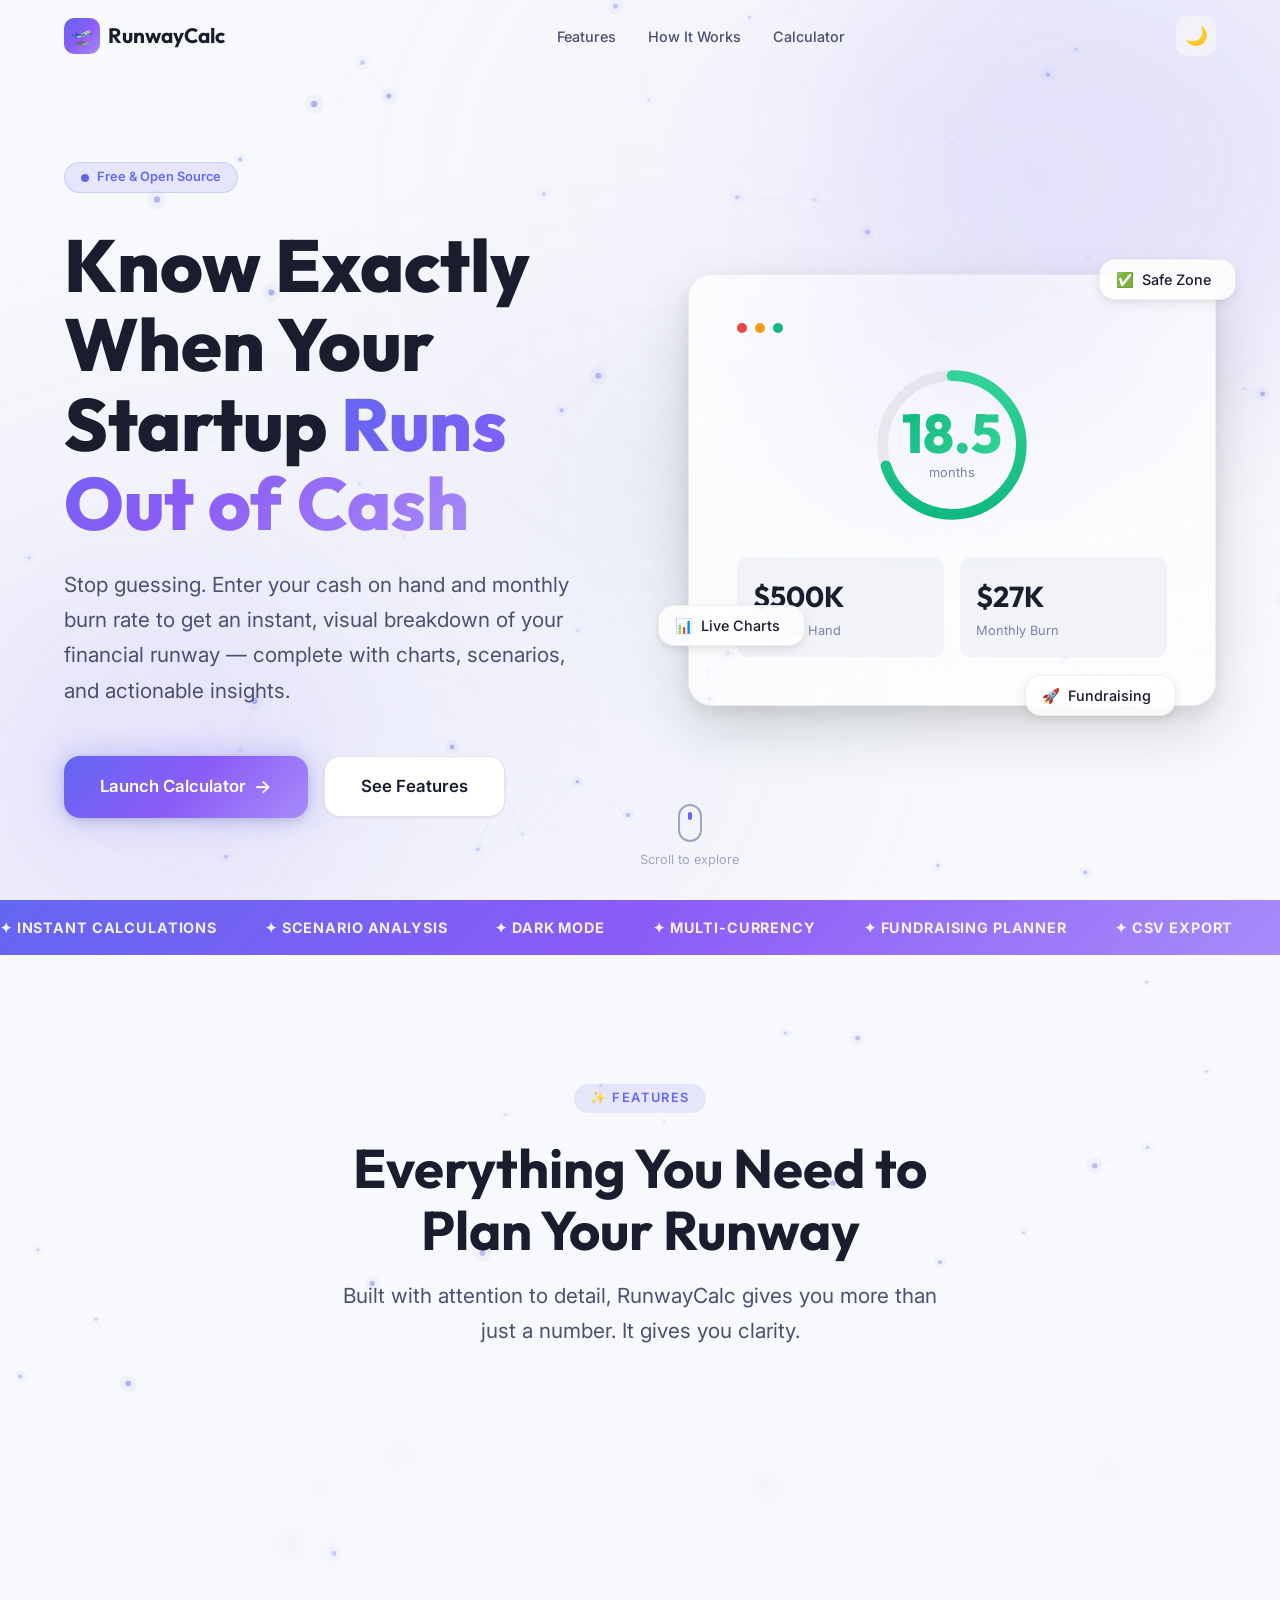
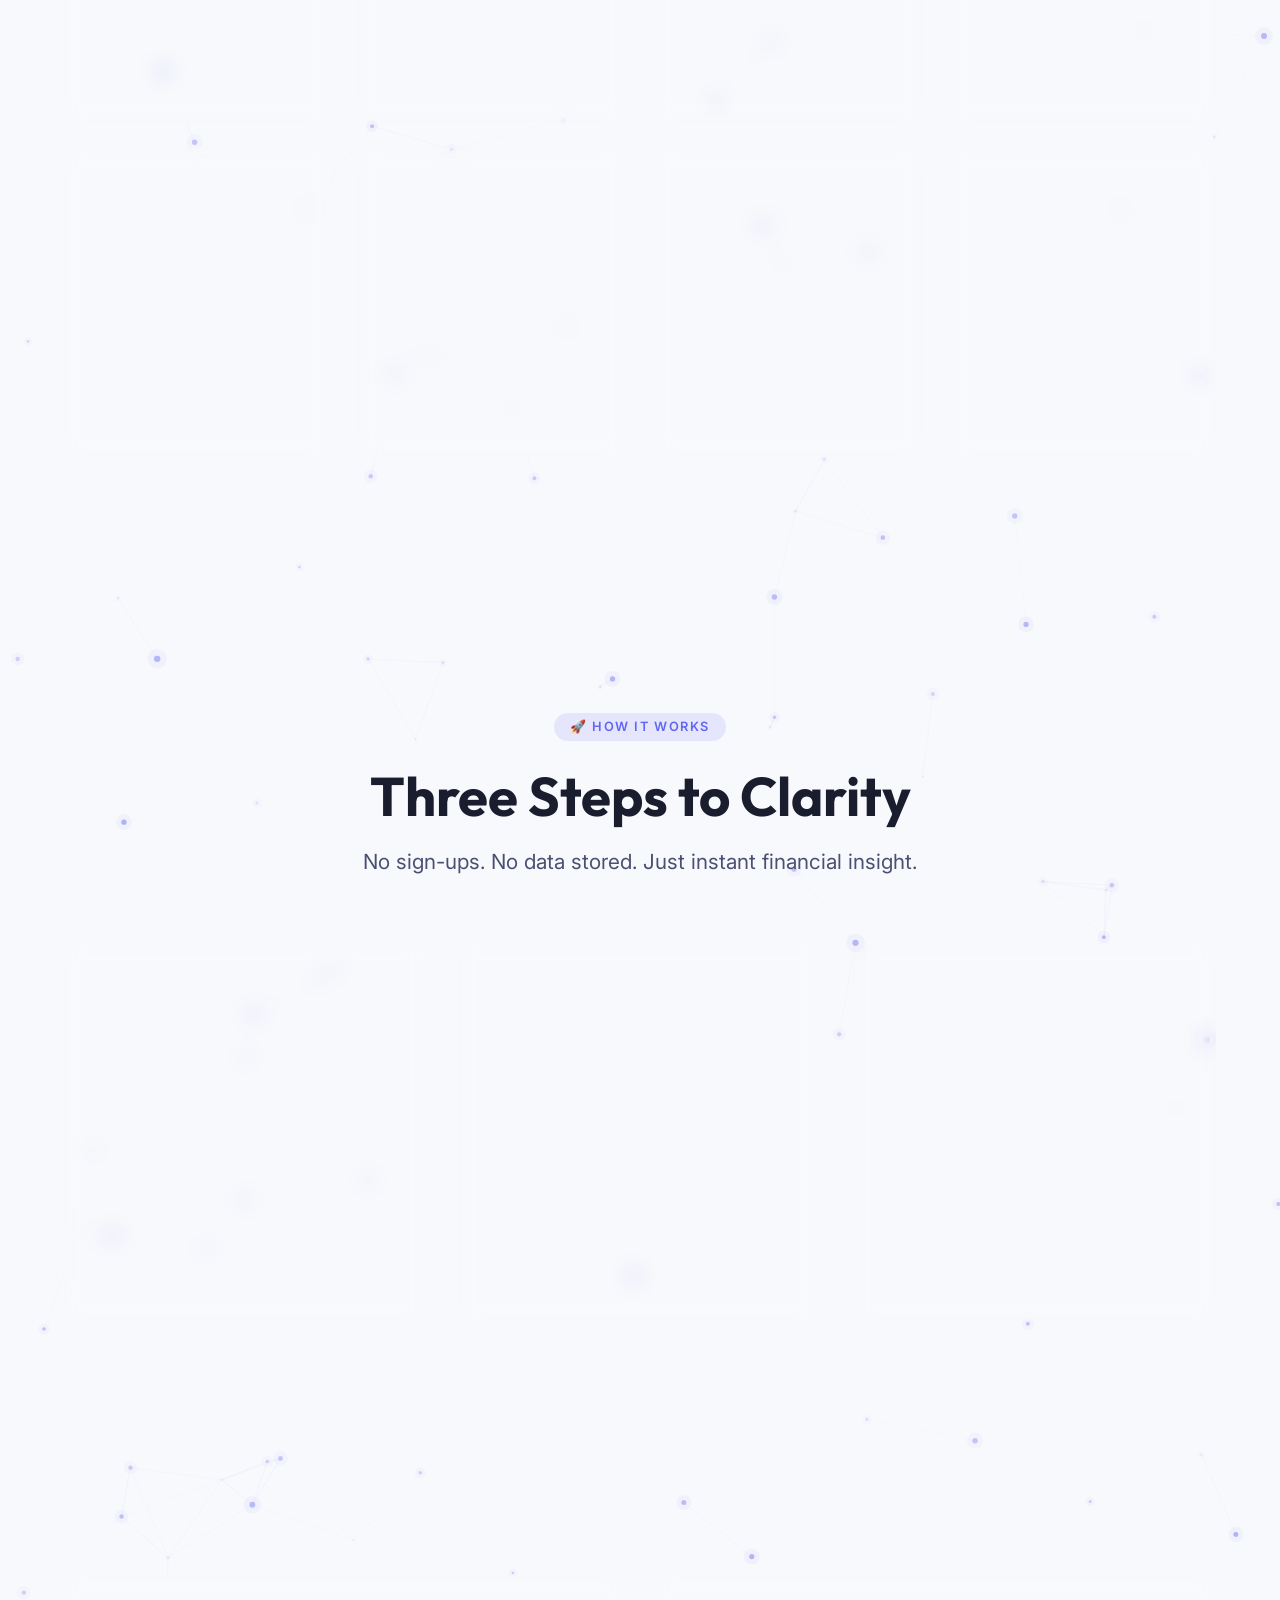
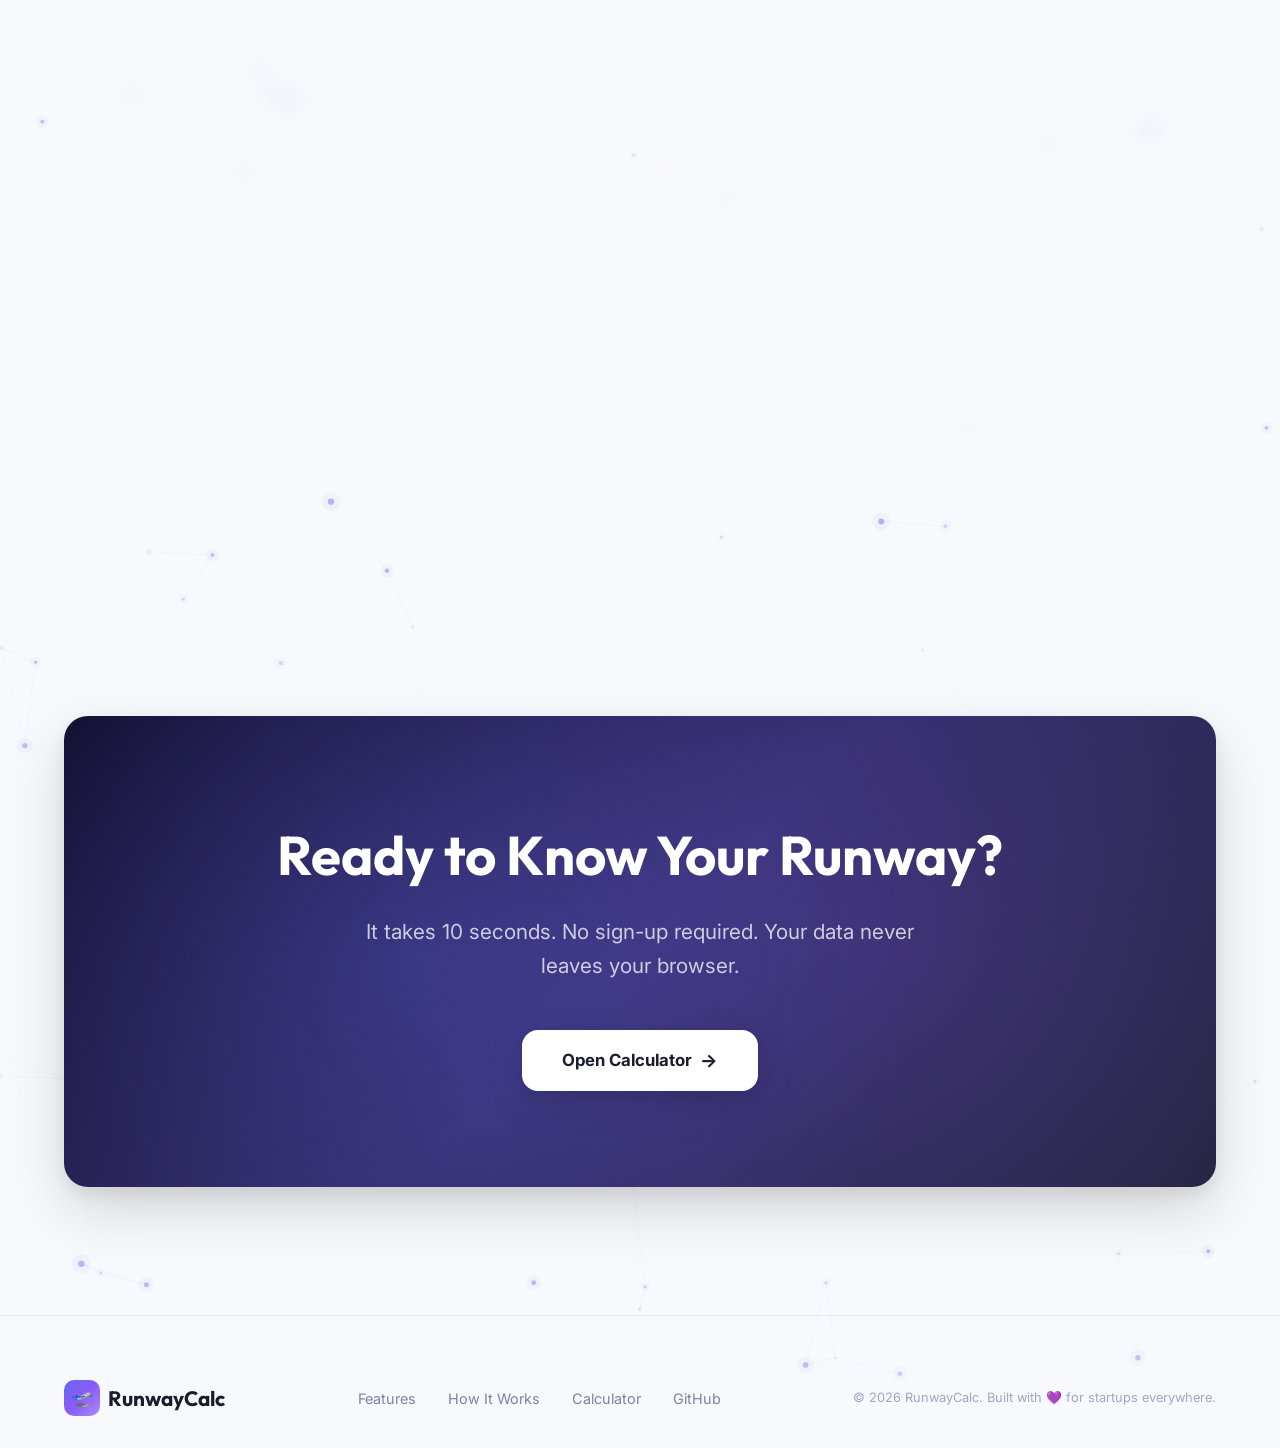
<file: index.html>
<!DOCTYPE html>
<html lang="en" data-theme="light">
<head>
  <meta charset="UTF-8" />
  <meta name="viewport" content="width=device-width, initial-scale=1.0" />

  <!-- SEO Meta Tags -->
  <title>RunwayCalc — Know Exactly When Your Startup Runs Out of Cash</title>
  <meta name="description" content="A beautifully crafted startup runway calculator. Enter your cash on hand and monthly burn rate to instantly see how many months of runway you have left." />
  <meta name="keywords" content="startup runway calculator, burn rate, cash runway, startup finance, months of runway" />
  <meta name="author" content="RunwayCalc" />
  <meta name="theme-color" content="#6366f1" />

  <!-- Open Graph -->
  <meta property="og:title" content="RunwayCalc — Startup Runway Calculator" />
  <meta property="og:description" content="Instantly calculate your startup's financial runway. Beautiful UI, real-time charts, and actionable insights." />
  <meta property="og:type" content="website" />

  <!-- Fonts -->
  <link rel="preconnect" href="https://fonts.googleapis.com" />
  <link rel="preconnect" href="https://fonts.gstatic.com" crossorigin />
  <link href="https://fonts.googleapis.com/css2?family=Inter:wght@400;500;600;700;800&family=Outfit:wght@400;500;600;700;800&family=JetBrains+Mono:wght@400;500&display=swap" rel="stylesheet" />

  <!-- Favicon -->
  <link rel="icon" href="data:image/svg+xml,<svg xmlns='http://www.w3.org/2000/svg' viewBox='0 0 100 100'><text y='.9em' font-size='90'>🛫</text></svg>" />

  <!-- Stylesheets -->
  <link rel="stylesheet" href="css/variables.css" />
  <link rel="stylesheet" href="css/landing.css" />
</head>
<body>

  <!-- Global 3D Particle Canvas Background -->
  <canvas class="particle-canvas particle-canvas--global" id="globalParticles"></canvas>

  <!-- ===== NAVIGATION ===== -->
  <nav class="navbar" id="navbar">
    <div class="container">
      <a href="index.html" class="nav-logo" aria-label="RunwayCalc Home">
        <span class="nav-logo-icon">🛫</span>
        <span>RunwayCalc</span>
      </a>

      <ul class="nav-links" id="navLinks">
        <li><a href="#features">Features</a></li>
        <li><a href="#how-it-works">How It Works</a></li>
        <li><a href="app.html">Calculator</a></li>
      </ul>

      <div class="nav-actions">
        <button class="btn-theme-toggle" id="themeToggle" aria-label="Toggle dark mode">🌙</button>
        <button class="nav-mobile-toggle" id="mobileToggle" aria-label="Open menu">
          <span></span><span></span><span></span>
        </button>
      </div>
    </div>
  </nav>

  <!-- ===== HERO ===== -->
  <section class="hero" id="hero">
    <!-- Animated gradient orbs -->
    <div class="hero-orb hero-orb--1"></div>
    <div class="hero-orb hero-orb--2"></div>
    <div class="hero-orb hero-orb--3"></div>

    <div class="container">
      <div class="hero-content">
        <div class="hero-text">
          <div class="hero-badge">
            <span class="pulse-dot"></span>
            Free & Open Source
          </div>

          <h1 class="hero-title">
            Know Exactly When Your Startup
            <span class="highlight">Runs Out of Cash</span>
          </h1>

          <p class="hero-description">
            Stop guessing. Enter your cash on hand and monthly burn rate to get an instant,
            visual breakdown of your financial runway — complete with charts, scenarios, and
            actionable insights.
          </p>

          <div class="hero-cta">
            <a href="app.html" class="btn btn-primary btn-lg btn-glow" id="heroCtaPrimary">
              <span class="btn-text">Launch Calculator</span>
              <span class="btn-icon">→</span>
              <span class="btn-shine"></span>
            </a>
            <a href="#features" class="btn btn-secondary btn-lg" id="heroCtaSecondary">
              See Features
            </a>
          </div>


        </div>

        <div class="hero-visual">
          <!-- 3D Tilting Mockup Card -->
          <div class="hero-mockup tilt-card" id="tiltCard">
            <div class="mockup-glow"></div>
            <div class="mockup-header">
              <span class="mockup-dot mockup-dot--red"></span>
              <span class="mockup-dot mockup-dot--yellow"></span>
              <span class="mockup-dot mockup-dot--green"></span>
            </div>
            <div class="mockup-runway">
              <!-- SVG Circular Gauge Preview -->
              <div class="mockup-gauge">
                <svg viewBox="0 0 120 120" class="gauge-svg">
                  <circle cx="60" cy="60" r="52" fill="none" stroke="var(--color-border-light)" stroke-width="8" />
                  <circle cx="60" cy="60" r="52" fill="none" stroke="url(#gaugeGradient)" stroke-width="8"
                    stroke-dasharray="326.73" stroke-dashoffset="98" stroke-linecap="round"
                    transform="rotate(-90 60 60)" class="gauge-fill-preview" />
                  <defs>
                    <linearGradient id="gaugeGradient" x1="0%" y1="0%" x2="100%" y2="0%">
                      <stop offset="0%" stop-color="#10b981" />
                      <stop offset="100%" stop-color="#34d399" />
                    </linearGradient>
                  </defs>
                </svg>
                <div class="gauge-center">
                  <div class="mockup-runway-number" id="mockupNumber">18.5</div>
                  <div class="mockup-runway-label">months</div>
                </div>
              </div>
            </div>
            <div class="mockup-stats">
              <div class="mockup-stat">
                <div class="mockup-stat-value">$500K</div>
                <div class="mockup-stat-label">Cash on Hand</div>
              </div>
              <div class="mockup-stat">
                <div class="mockup-stat-value">$27K</div>
                <div class="mockup-stat-label">Monthly Burn</div>
              </div>
            </div>
          </div>

          <!-- Floating badges -->
          <div class="hero-float-badge hero-float-badge--1">
            <span class="badge-icon">✅</span>
            <span>Safe Zone</span>
            <span class="badge-glow"></span>
          </div>
          <div class="hero-float-badge hero-float-badge--2">
            <span class="badge-icon">📊</span>
            <span>Live Charts</span>
            <span class="badge-glow"></span>
          </div>
          <div class="hero-float-badge hero-float-badge--3">
            <span class="badge-icon">🚀</span>
            <span>Fundraising</span>
            <span class="badge-glow"></span>
          </div>
        </div>
      </div>
    </div>

    <!-- Scroll indicator -->
    <div class="scroll-indicator" aria-hidden="true">
      <div class="scroll-mouse">
        <div class="scroll-wheel"></div>
      </div>
      <span>Scroll to explore</span>
    </div>
  </section>

  <!-- ===== MARQUEE BANNER ===== -->
  <div class="marquee-banner">
    <div class="marquee-track">
      <span>✦ INSTANT CALCULATIONS</span>
      <span>✦ SCENARIO ANALYSIS</span>
      <span>✦ DARK MODE</span>
      <span>✦ MULTI-CURRENCY</span>
      <span>✦ FUNDRAISING PLANNER</span>
      <span>✦ CSV EXPORT</span>
      <span>✦ TEAM COST CALCULATOR</span>
      <span>✦ MOBILE FRIENDLY</span>
      <span>✦ INSTANT CALCULATIONS</span>
      <span>✦ SCENARIO ANALYSIS</span>
      <span>✦ DARK MODE</span>
      <span>✦ MULTI-CURRENCY</span>
      <span>✦ FUNDRAISING PLANNER</span>
      <span>✦ CSV EXPORT</span>
      <span>✦ TEAM COST CALCULATOR</span>
      <span>✦ MOBILE FRIENDLY</span>
    </div>
  </div>

  <!-- ===== FEATURES ===== -->
  <section class="features section" id="features">
    <div class="container">
      <div class="text-center">
        <span class="section-label">✨ Features</span>
        <h2 class="section-title">Everything You Need to<br />Plan Your Runway</h2>
        <p class="section-subtitle mx-auto">
          Built with attention to detail, RunwayCalc gives you more than just a number.
          It gives you clarity.
        </p>
      </div>

      <div class="features-grid">
        <div class="feature-card reveal" data-tilt>
          <div class="feature-card-border"></div>
          <div class="feature-icon feature-icon--calc">📐</div>
          <h3 class="feature-title">Instant Calculation</h3>
          <p class="feature-desc">
            Real-time runway computation as you type. See months, days, and exact
            dates update instantly with zero delay.
          </p>
        </div>

        <div class="feature-card reveal" data-tilt>
          <div class="feature-card-border"></div>
          <div class="feature-icon feature-icon--visual">🎨</div>
          <h3 class="feature-title">Visual Feedback</h3>
          <p class="feature-desc">
            Dynamic color-coded states — green for safe, amber for caution, red for
            danger — so you feel the urgency at a glance.
          </p>
        </div>

        <div class="feature-card reveal" data-tilt>
          <div class="feature-card-border"></div>
          <div class="feature-icon feature-icon--mobile">📱</div>
          <h3 class="feature-title">Mobile-First</h3>
          <p class="feature-desc">
            Fully responsive design that works beautifully on any device. Check your
            runway from your phone during a pitch.
          </p>
        </div>

        <div class="feature-card reveal" data-tilt>
          <div class="feature-card-border"></div>
          <div class="feature-icon feature-icon--chart">📊</div>
          <h3 class="feature-title">Cash Depletion Chart</h3>
          <p class="feature-desc">
            Interactive line chart showing your cash balance month-by-month,
            so you can visualize exactly when you hit zero.
          </p>
        </div>

        <div class="feature-card reveal" data-tilt>
          <div class="feature-card-border"></div>
          <div class="feature-icon feature-icon--fundraise">💰</div>
          <h3 class="feature-title">Fundraising Planner</h3>
          <p class="feature-desc">
            Calculate exactly how much you need to raise to hit your target
            runway. Set your desired months and see the number instantly.
          </p>
        </div>

        <div class="feature-card reveal" data-tilt>
          <div class="feature-card-border"></div>
          <div class="feature-icon feature-icon--team">👥</div>
          <h3 class="feature-title">Team Cost Calculator</h3>
          <p class="feature-desc">
            Add team members with roles and salaries to auto-compute your
            burn rate. See exactly where your money goes.
          </p>
        </div>

        <div class="feature-card reveal" data-tilt>
          <div class="feature-card-border"></div>
          <div class="feature-icon feature-icon--dark">🌙</div>
          <h3 class="feature-title">Dark Mode</h3>
          <p class="feature-desc">
            A gorgeous dark theme that's easy on the eyes during those late-night
            financial planning sessions.
          </p>
        </div>

        <div class="feature-card reveal" data-tilt>
          <div class="feature-card-border"></div>
          <div class="feature-icon feature-icon--export">📋</div>
          <h3 class="feature-title">Scenario Analysis</h3>
          <p class="feature-desc">
            Compare best-case, base-case, and worst-case scenarios side by side.
            Plan for uncertainty with confidence.
          </p>
        </div>
      </div>
    </div>
  </section>

  <!-- ===== HOW IT WORKS ===== -->
  <section class="how-it-works section" id="how-it-works">
    <div class="container">
      <div class="text-center">
        <span class="section-label">🚀 How It Works</span>
        <h2 class="section-title">Three Steps to Clarity</h2>
        <p class="section-subtitle mx-auto">
          No sign-ups. No data stored. Just instant financial insight.
        </p>
      </div>

      <div class="steps">
        <div class="step reveal">
          <div class="step-card">
            <div class="step-number">1</div>
            <div class="step-connector"></div>
            <h3 class="step-title">Enter Your Numbers</h3>
            <p class="step-desc">
              Input your total cash on hand, monthly burn rate, and optional monthly revenue. Add team members for precision.
            </p>
            <div class="step-visual">
              <div class="mini-input">💰 ₹10,00,000</div>
              <div class="mini-input">🔥 ₹50,000/mo</div>
            </div>
          </div>
        </div>

        <div class="step reveal">
          <div class="step-card">
            <div class="step-number">2</div>
            <div class="step-connector"></div>
            <h3 class="step-title">Get Instant Results</h3>
            <p class="step-desc">
              See your runway in months with a circular gauge, daily burn rate, runway end date, and color-coded status.
            </p>
            <div class="step-visual">
              <div class="mini-gauge">
                <svg viewBox="0 0 60 60">
                  <circle cx="30" cy="30" r="24" fill="none" stroke="rgba(16,185,129,0.2)" stroke-width="4"/>
                  <circle cx="30" cy="30" r="24" fill="none" stroke="#10b981" stroke-width="4"
                    stroke-dasharray="150.8" stroke-dashoffset="45" stroke-linecap="round" transform="rotate(-90 30 30)"/>
                </svg>
                <span>20mo</span>
              </div>
            </div>
          </div>
        </div>

        <div class="step reveal">
          <div class="step-card">
            <div class="step-number">3</div>
            <h3 class="step-title">Plan & Act</h3>
            <p class="step-desc">
              Use scenario analysis, fundraising planner, and charts to make informed decisions about your next move.
            </p>
            <div class="step-visual">
              <div class="mini-chart">
                <div class="mini-bar" style="height:90%"></div>
                <div class="mini-bar" style="height:75%"></div>
                <div class="mini-bar" style="height:60%"></div>
                <div class="mini-bar" style="height:40%"></div>
                <div class="mini-bar" style="height:20%"></div>
                <div class="mini-bar mini-bar--danger" style="height:5%"></div>
              </div>
            </div>
          </div>
        </div>
      </div>
    </div>
  </section>

  <!-- ===== TESTIMONIAL / SOCIAL PROOF ===== -->
  <section class="social-proof section">
    <div class="container">
      <div class="proof-grid">
        <div class="proof-card reveal">
          <div class="proof-quote">"Finally, a runway calculator that doesn't look like it was built in 2005."</div>
          <div class="proof-author">
            <div class="proof-avatar">🧑‍💻</div>
            <div>
              <div class="proof-name">Every Startup Founder</div>
              <div class="proof-role">Who's tired of spreadsheets</div>
            </div>
          </div>
        </div>
        <div class="proof-stats-card reveal">
          <div class="proof-stat-item">
            <div class="proof-stat-number">7</div>
            <div class="proof-stat-label">Currencies Supported</div>
          </div>
          <div class="proof-stat-item">
            <div class="proof-stat-number">3</div>
            <div class="proof-stat-label">Scenario Types</div>
          </div>
          <div class="proof-stat-item">
            <div class="proof-stat-number">0</div>
            <div class="proof-stat-label">Bytes Data Collected</div>
          </div>
        </div>
      </div>
    </div>
  </section>

  <!-- ===== CTA ===== -->
  <section class="cta-section section">
    <div class="container">
      <div class="cta-card reveal">
        <div class="cta-content">
          <h2 class="cta-title">Ready to Know Your Runway?</h2>
          <p class="cta-desc">
            It takes 10 seconds. No sign-up required. Your data never leaves your browser.
          </p>
          <a href="app.html" class="btn btn-white btn-glow" id="ctaButton">
            <span class="btn-text">Open Calculator</span>
            <span class="btn-icon">→</span>
            <span class="btn-shine"></span>
          </a>
        </div>
      </div>
    </div>
  </section>

  <!-- ===== FOOTER ===== -->
  <footer class="footer">
    <div class="container">
      <div class="footer-content">
        <div class="footer-logo">
          <span class="nav-logo-icon">🛫</span>
          RunwayCalc
        </div>
        <ul class="footer-links">
          <li><a href="#features">Features</a></li>
          <li><a href="#how-it-works">How It Works</a></li>
          <li><a href="app.html">Calculator</a></li>
          <li><a href="https://github.com/Achyuth31/RunwayCalc" target="_blank" rel="noopener">GitHub</a></li>
        </ul>
        <p class="footer-copy">
          © 2026 RunwayCalc. Built with 💜 for startups everywhere.
        </p>
      </div>
    </div>
  </footer>

  <!-- ===== SCRIPTS ===== -->
  <script src="js/theme.js"></script>
  <script src="js/particles.js"></script>
  <script src="js/landing.js"></script>
</body>
</html>
</file>
<file: css/variables.css>
/* ============================================
   DESIGN TOKENS — RunwayCalc Design System
   ============================================
   A centralized design-token file that powers 
   both the landing page and the calculator app.
   Switching themes only requires toggling the
   [data-theme="dark"] attribute on <html>.
   ============================================ */

:root {
  /* ---- Typography ---- */
  --font-primary: 'Inter', -apple-system, BlinkMacSystemFont, 'Segoe UI', sans-serif;
  --font-display: 'Outfit', var(--font-primary);
  --font-mono: 'JetBrains Mono', 'Fira Code', monospace;

  /* ---- Font Sizes (fluid) ---- */
  --fs-xs: clamp(0.7rem, 0.65rem + 0.25vw, 0.8rem);
  --fs-sm: clamp(0.8rem, 0.75rem + 0.3vw, 0.9rem);
  --fs-base: clamp(0.95rem, 0.9rem + 0.3vw, 1.05rem);
  --fs-md: clamp(1.1rem, 1rem + 0.5vw, 1.3rem);
  --fs-lg: clamp(1.4rem, 1.2rem + 0.8vw, 1.8rem);
  --fs-xl: clamp(1.8rem, 1.5rem + 1.2vw, 2.6rem);
  --fs-2xl: clamp(2.4rem, 1.8rem + 2vw, 3.6rem);
  --fs-3xl: clamp(3rem, 2.2rem + 3vw, 5rem);

  /* ---- Font Weights ---- */
  --fw-regular: 400;
  --fw-medium: 500;
  --fw-semibold: 600;
  --fw-bold: 700;
  --fw-extrabold: 800;

  /* ---- Spacing Scale ---- */
  --space-xs: 0.25rem;
  --space-sm: 0.5rem;
  --space-md: 1rem;
  --space-lg: 1.5rem;
  --space-xl: 2rem;
  --space-2xl: 3rem;
  --space-3xl: 4rem;
  --space-4xl: 6rem;
  --space-5xl: 8rem;

  /* ---- Border Radius ---- */
  --radius-sm: 6px;
  --radius-md: 10px;
  --radius-lg: 16px;
  --radius-xl: 24px;
  --radius-pill: 100px;
  --radius-circle: 50%;

  /* ---- Shadows (Light Theme) ---- */
  --shadow-sm: 0 1px 3px rgba(0, 0, 0, 0.06), 0 1px 2px rgba(0, 0, 0, 0.04);
  --shadow-md: 0 4px 12px rgba(0, 0, 0, 0.08), 0 2px 4px rgba(0, 0, 0, 0.04);
  --shadow-lg: 0 12px 40px rgba(0, 0, 0, 0.1), 0 4px 12px rgba(0, 0, 0, 0.06);
  --shadow-xl: 0 24px 60px rgba(0, 0, 0, 0.14), 0 8px 20px rgba(0, 0, 0, 0.08);
  --shadow-glow-primary: 0 0 30px rgba(99, 102, 241, 0.35);
  --shadow-glow-success: 0 0 30px rgba(16, 185, 129, 0.35);
  --shadow-glow-danger: 0 0 30px rgba(239, 68, 68, 0.35);

  /* ---- Transitions ---- */
  --transition-fast: 150ms cubic-bezier(0.4, 0, 0.2, 1);
  --transition-base: 250ms cubic-bezier(0.4, 0, 0.2, 1);
  --transition-slow: 400ms cubic-bezier(0.4, 0, 0.2, 1);
  --transition-spring: 500ms cubic-bezier(0.34, 1.56, 0.64, 1);

  /* ---- Z-Index Scale ---- */
  --z-base: 1;
  --z-dropdown: 100;
  --z-sticky: 200;
  --z-overlay: 300;
  --z-modal: 400;
  --z-toast: 500;

  /* ---- Breakpoints (for reference in JS) ---- */
  --bp-mobile: 480px;
  --bp-tablet: 768px;
  --bp-desktop: 1024px;
  --bp-wide: 1280px;

  /* ==============================
     LIGHT THEME (default)
     ============================== */
  --color-bg-primary: #f8f9fc;
  --color-bg-secondary: #ffffff;
  --color-bg-tertiary: #f1f3f9;
  --color-bg-elevated: #ffffff;
  --color-bg-glass: rgba(255, 255, 255, 0.7);
  --color-bg-glass-heavy: rgba(255, 255, 255, 0.85);

  --color-text-primary: #1a1d2e;
  --color-text-secondary: #4b5072;
  --color-text-tertiary: #7c82a5;
  --color-text-muted: #a0a5c3;
  --color-text-inverse: #ffffff;

  --color-border-light: rgba(0, 0, 0, 0.06);
  --color-border-default: rgba(0, 0, 0, 0.1);
  --color-border-strong: rgba(0, 0, 0, 0.18);

  /* ---- Accent Palette ---- */
  --color-primary: #6366f1;
  --color-primary-hover: #5558e6;
  --color-primary-light: #eef2ff;
  --color-primary-alpha: rgba(99, 102, 241, 0.12);

  --color-success: #10b981;
  --color-success-hover: #0ea570;
  --color-success-light: #ecfdf5;
  --color-success-alpha: rgba(16, 185, 129, 0.12);

  --color-warning: #f59e0b;
  --color-warning-hover: #d97706;
  --color-warning-light: #fffbeb;
  --color-warning-alpha: rgba(245, 158, 11, 0.12);

  --color-danger: #ef4444;
  --color-danger-hover: #dc2626;
  --color-danger-light: #fef2f2;
  --color-danger-alpha: rgba(239, 68, 68, 0.12);

  --color-info: #3b82f6;
  --color-info-light: #eff6ff;

  /* ---- Gradients ---- */
  --gradient-primary: linear-gradient(135deg, #6366f1 0%, #8b5cf6 50%, #a78bfa 100%);
  --gradient-hero: linear-gradient(135deg, #0f0c29 0%, #302b63 50%, #24243e 100%);
  --gradient-safe: linear-gradient(135deg, #10b981 0%, #34d399 100%);
  --gradient-warning: linear-gradient(135deg, #f59e0b 0%, #fbbf24 100%);
  --gradient-danger: linear-gradient(135deg, #ef4444 0%, #f87171 100%);
  --gradient-card: linear-gradient(145deg, rgba(255,255,255,0.9) 0%, rgba(255,255,255,0.6) 100%);
  --gradient-mesh: radial-gradient(at 20% 80%, rgba(99, 102, 241, 0.08) 0%, transparent 50%),
                   radial-gradient(at 80% 20%, rgba(139, 92, 246, 0.06) 0%, transparent 50%),
                   radial-gradient(at 50% 50%, rgba(167, 139, 250, 0.04) 0%, transparent 50%);

  /* ---- Input ---- */
  --input-bg: #ffffff;
  --input-border: var(--color-border-default);
  --input-focus-ring: rgba(99, 102, 241, 0.25);

  /* ---- Chart ---- */
  --chart-line: var(--color-primary);
  --chart-fill: rgba(99, 102, 241, 0.1);
  --chart-grid: rgba(0, 0, 0, 0.06);
  --chart-text: var(--color-text-tertiary);
}

/* ==============================
   DARK THEME
   ============================== */
[data-theme="dark"] {
  --color-bg-primary: #0f1117;
  --color-bg-secondary: #181b25;
  --color-bg-tertiary: #1e2130;
  --color-bg-elevated: #222639;
  --color-bg-glass: rgba(24, 27, 37, 0.75);
  --color-bg-glass-heavy: rgba(24, 27, 37, 0.9);

  --color-text-primary: #eef0f6;
  --color-text-secondary: #b0b5d0;
  --color-text-tertiary: #7c82a5;
  --color-text-muted: #5a5f7d;
  --color-text-inverse: #0f1117;

  --color-border-light: rgba(255, 255, 255, 0.06);
  --color-border-default: rgba(255, 255, 255, 0.1);
  --color-border-strong: rgba(255, 255, 255, 0.18);

  --color-primary-light: rgba(99, 102, 241, 0.15);
  --color-primary-alpha: rgba(99, 102, 241, 0.2);
  --color-success-light: rgba(16, 185, 129, 0.15);
  --color-success-alpha: rgba(16, 185, 129, 0.2);
  --color-warning-light: rgba(245, 158, 11, 0.15);
  --color-warning-alpha: rgba(245, 158, 11, 0.2);
  --color-danger-light: rgba(239, 68, 68, 0.15);
  --color-danger-alpha: rgba(239, 68, 68, 0.2);
  --color-info-light: rgba(59, 130, 246, 0.15);

  --shadow-sm: 0 1px 3px rgba(0, 0, 0, 0.2), 0 1px 2px rgba(0, 0, 0, 0.15);
  --shadow-md: 0 4px 12px rgba(0, 0, 0, 0.25), 0 2px 4px rgba(0, 0, 0, 0.15);
  --shadow-lg: 0 12px 40px rgba(0, 0, 0, 0.3), 0 4px 12px rgba(0, 0, 0, 0.2);
  --shadow-xl: 0 24px 60px rgba(0, 0, 0, 0.4), 0 8px 20px rgba(0, 0, 0, 0.25);

  --gradient-card: linear-gradient(145deg, rgba(34,38,57,0.9) 0%, rgba(30,33,48,0.6) 100%);
  --gradient-mesh: radial-gradient(at 20% 80%, rgba(99, 102, 241, 0.12) 0%, transparent 50%),
                   radial-gradient(at 80% 20%, rgba(139, 92, 246, 0.1) 0%, transparent 50%),
                   radial-gradient(at 50% 50%, rgba(167, 139, 250, 0.06) 0%, transparent 50%);

  --input-bg: #1e2130;
  --input-border: var(--color-border-default);
  --input-focus-ring: rgba(99, 102, 241, 0.35);

  --chart-fill: rgba(99, 102, 241, 0.15);
  --chart-grid: rgba(255, 255, 255, 0.06);
  --chart-text: var(--color-text-tertiary);
}
</file>
<file: css/landing.css>
/* LANDING PAGE STYLES — RunwayCalc v2 (Enhanced) */
*,*::before,*::after{margin:0;padding:0;box-sizing:border-box}
html{scroll-behavior:smooth;-webkit-font-smoothing:antialiased}
body{font-family:var(--font-primary);font-size:var(--fs-base);color:var(--color-text-primary);background:var(--color-bg-primary);line-height:1.6;overflow-x:hidden}
a{text-decoration:none;color:inherit}
img{max-width:100%;display:block}

.container{width:100%;max-width:1200px;margin:0 auto;padding:0 var(--space-lg)}
.section{padding:var(--space-5xl) 0;position:relative}
.section-label{display:inline-flex;align-items:center;gap:var(--space-sm);font-size:var(--fs-xs);font-weight:var(--fw-semibold);text-transform:uppercase;letter-spacing:.12em;color:var(--color-primary);background:var(--color-primary-alpha);padding:var(--space-xs) var(--space-md);border-radius:var(--radius-pill);margin-bottom:var(--space-lg)}
.section-title{font-family:var(--font-display);font-size:var(--fs-2xl);font-weight:var(--fw-bold);line-height:1.15;margin-bottom:var(--space-md)}
.section-subtitle{font-size:var(--fs-md);color:var(--color-text-secondary);max-width:600px;line-height:1.7}
.text-center{text-align:center}
.mx-auto{margin-left:auto;margin-right:auto}

/* NAVBAR */
.navbar{position:fixed;top:0;left:0;right:0;z-index:var(--z-sticky);padding:var(--space-md) 0;transition:var(--transition-base);background:transparent}
.navbar.scrolled{background:var(--color-bg-glass-heavy);backdrop-filter:blur(20px);-webkit-backdrop-filter:blur(20px);border-bottom:1px solid var(--color-border-light);box-shadow:var(--shadow-sm)}
.navbar .container{display:flex;align-items:center;justify-content:space-between}
.nav-logo{display:flex;align-items:center;gap:var(--space-sm);font-family:var(--font-display);font-size:var(--fs-md);font-weight:var(--fw-bold)}
.nav-logo-icon{width:36px;height:36px;background:var(--gradient-primary);border-radius:var(--radius-md);display:flex;align-items:center;justify-content:center;color:white;font-size:1.1rem}
.nav-links{display:flex;align-items:center;gap:var(--space-xl);list-style:none}
.nav-links a{font-size:var(--fs-sm);font-weight:var(--fw-medium);color:var(--color-text-secondary);transition:color var(--transition-fast);position:relative}
.nav-links a::after{content:'';position:absolute;bottom:-4px;left:0;width:0;height:2px;background:var(--color-primary);border-radius:1px;transition:width var(--transition-base)}
.nav-links a:hover{color:var(--color-primary)}
.nav-links a:hover::after{width:100%}
.nav-actions{display:flex;align-items:center;gap:var(--space-md)}
.btn-theme-toggle{width:40px;height:40px;border:none;background:var(--color-bg-tertiary);border-radius:var(--radius-md);cursor:pointer;display:flex;align-items:center;justify-content:center;font-size:1.15rem;transition:var(--transition-fast);color:var(--color-text-secondary)}
.btn-theme-toggle:hover{background:var(--color-primary-alpha);color:var(--color-primary);transform:rotate(15deg)}
.nav-mobile-toggle{display:none;width:40px;height:40px;border:none;background:var(--color-bg-tertiary);border-radius:var(--radius-md);cursor:pointer;flex-direction:column;align-items:center;justify-content:center;gap:4px}
.nav-mobile-toggle span{display:block;width:18px;height:2px;background:var(--color-text-primary);border-radius:2px;transition:var(--transition-fast)}

/* HERO */
.hero{position:relative;min-height:100vh;display:flex;align-items:center;overflow:hidden;padding-top:80px}
.hero::before{content:'';position:absolute;inset:0;background:var(--gradient-mesh);pointer-events:none}

/* Particle Canvas */
.particle-canvas{position:absolute;inset:0;width:100%;height:100%;pointer-events:all;z-index:0}
.particle-canvas--global{position:fixed;pointer-events:none;z-index:0;opacity:0.6}

.hero-orb{position:absolute;border-radius:50%;filter:blur(80px);opacity:.5;animation:orbFloat 12s ease-in-out infinite;pointer-events:none}
.hero-orb--1{width:500px;height:500px;background:rgba(99,102,241,.2);top:-10%;right:-5%}
.hero-orb--2{width:400px;height:400px;background:rgba(139,92,246,.15);bottom:-10%;left:-5%;animation-delay:-4s}
.hero-orb--3{width:300px;height:300px;background:rgba(16,185,129,.12);top:40%;left:50%;animation-delay:-8s}
@keyframes orbFloat{0%,100%{transform:translate(0,0) scale(1)}33%{transform:translate(30px,-30px) scale(1.05)}66%{transform:translate(-20px,20px) scale(.95)}}

.hero-content{position:relative;z-index:var(--z-base);display:grid;grid-template-columns:1fr 1fr;gap:var(--space-4xl);align-items:center}
.hero-text{max-width:580px}

.hero-badge{display:inline-flex;align-items:center;gap:var(--space-sm);font-size:var(--fs-xs);font-weight:var(--fw-semibold);color:var(--color-primary);background:var(--color-primary-alpha);border:1px solid rgba(99,102,241,.2);padding:var(--space-xs) var(--space-md);border-radius:var(--radius-pill);margin-bottom:var(--space-xl);animation:fadeInUp .6s ease-out both}
.pulse-dot{width:8px;height:8px;border-radius:50%;background:var(--color-primary);animation:pulse 2s ease-in-out infinite}
@keyframes pulse{0%,100%{opacity:1;transform:scale(1)}50%{opacity:.5;transform:scale(.8)}}

.hero-title{font-family:var(--font-display);font-size:var(--fs-3xl);font-weight:var(--fw-extrabold);line-height:1.08;margin-bottom:var(--space-lg);animation:fadeInUp .6s .1s ease-out both}
.hero-title .highlight{background:var(--gradient-primary);-webkit-background-clip:text;-webkit-text-fill-color:transparent;background-clip:text}
.hero-description{font-size:var(--fs-md);color:var(--color-text-secondary);line-height:1.7;margin-bottom:var(--space-2xl);animation:fadeInUp .6s .2s ease-out both}
.hero-cta{display:flex;align-items:center;gap:var(--space-md);flex-wrap:wrap;animation:fadeInUp .6s .3s ease-out both}

/* Buttons */
.btn{display:inline-flex;align-items:center;justify-content:center;gap:var(--space-sm);font-family:var(--font-primary);font-size:var(--fs-sm);font-weight:var(--fw-semibold);padding:14px 28px;border-radius:var(--radius-md);border:none;cursor:pointer;transition:all var(--transition-base);white-space:nowrap;position:relative;overflow:hidden}
.btn-primary{background:var(--gradient-primary);color:#fff;box-shadow:var(--shadow-md),var(--shadow-glow-primary)}
.btn-primary:hover{transform:translateY(-2px);box-shadow:var(--shadow-lg),0 0 40px rgba(99,102,241,.45)}
.btn-secondary{background:var(--color-bg-secondary);color:var(--color-text-primary);border:1px solid var(--color-border-default);box-shadow:var(--shadow-sm)}
.btn-secondary:hover{background:var(--color-bg-tertiary);border-color:var(--color-border-strong);transform:translateY(-1px)}
.btn-lg{padding:16px 36px;font-size:var(--fs-base);border-radius:var(--radius-lg)}
.btn .btn-icon{font-size:1.1em;transition:transform var(--transition-fast)}
.btn-primary:hover .btn-icon{transform:translateX(3px)}

/* Button Shine Effect */
.btn-shine{position:absolute;top:0;left:-100%;width:100%;height:100%;background:linear-gradient(90deg,transparent,rgba(255,255,255,.2),transparent);transition:none}
.btn:hover .btn-shine{animation:btnShine .6s forwards}
@keyframes btnShine{to{left:100%}}

/* Button Glow */
.btn-glow::before{content:'';position:absolute;inset:-2px;border-radius:inherit;background:var(--gradient-primary);z-index:-1;filter:blur(12px);opacity:.5;transition:opacity var(--transition-base)}
.btn-glow:hover::before{opacity:.8}

/* Hero Visual - 3D Tilt Card */
.hero-visual{position:relative;animation:fadeInUp .8s .4s ease-out both;perspective:1000px}
.hero-mockup{position:relative;background:var(--gradient-card);backdrop-filter:blur(20px);border:1px solid var(--color-border-light);border-radius:var(--radius-xl);padding:var(--space-2xl);box-shadow:var(--shadow-xl);overflow:hidden;transition:transform .4s ease,box-shadow .4s ease;transform-style:preserve-3d}
.hero-mockup::before{content:'';position:absolute;top:0;left:0;right:0;height:1px;background:linear-gradient(90deg,transparent,rgba(255,255,255,.5),transparent)}
.mockup-glow{position:absolute;inset:0;background:radial-gradient(circle at 50% 0%,rgba(99,102,241,.08),transparent 60%);pointer-events:none}
.tilt-card:hover{transform:rotateY(-5deg) rotateX(5deg);box-shadow:var(--shadow-xl),var(--shadow-glow-primary)}

.mockup-header{display:flex;align-items:center;gap:var(--space-sm);margin-bottom:var(--space-xl)}
.mockup-dot{width:10px;height:10px;border-radius:50%}
.mockup-dot--red{background:#ef4444}
.mockup-dot--yellow{background:#f59e0b}
.mockup-dot--green{background:#10b981}

/* Mockup Circular Gauge */
.mockup-gauge{position:relative;width:160px;height:160px;margin:0 auto}
.gauge-svg{width:100%;height:100%}
.gauge-fill-preview{animation:gaugeGrow 1.5s .8s ease-out both}
@keyframes gaugeGrow{from{stroke-dashoffset:326.73}}
.gauge-center{position:absolute;inset:0;display:flex;flex-direction:column;align-items:center;justify-content:center}
.mockup-runway-number{font-family:var(--font-display);font-size:var(--fs-2xl);font-weight:var(--fw-extrabold);background:var(--gradient-safe);-webkit-background-clip:text;-webkit-text-fill-color:transparent;background-clip:text;line-height:1}
.mockup-runway-label{font-size:var(--fs-xs);color:var(--color-text-tertiary);margin-top:2px}
.mockup-stats{display:grid;grid-template-columns:1fr 1fr;gap:var(--space-md);margin-top:var(--space-xl)}
.mockup-stat{background:var(--color-bg-tertiary);border-radius:var(--radius-md);padding:var(--space-md)}
.mockup-stat-value{font-family:var(--font-display);font-size:var(--fs-lg);font-weight:var(--fw-bold)}
.mockup-stat-label{font-size:var(--fs-xs);color:var(--color-text-tertiary);margin-top:2px}

/* Float badges */
.hero-float-badge{position:absolute;background:var(--color-bg-glass-heavy);backdrop-filter:blur(12px);border:1px solid var(--color-border-light);border-radius:var(--radius-lg);padding:var(--space-sm) var(--space-md);box-shadow:var(--shadow-md);display:flex;align-items:center;gap:var(--space-sm);font-size:var(--fs-sm);font-weight:var(--fw-medium);animation:float 4s ease-in-out infinite;white-space:nowrap}
.hero-float-badge--1{top:-15px;right:-20px}
.hero-float-badge--2{bottom:60px;left:-30px;animation-delay:-2s}
.hero-float-badge--3{bottom:-10px;right:40px;animation-delay:-3s}
@keyframes float{0%,100%{transform:translateY(0)}50%{transform:translateY(-8px)}}

/* Hero stats */
.hero-stats{display:flex;gap:var(--space-2xl);margin-top:var(--space-3xl);animation:fadeInUp .6s .5s ease-out both}
.hero-stat{text-align:left;display:flex;flex-wrap:wrap;align-items:baseline;gap:2px}
.hero-stat-number{font-family:var(--font-display);font-size:var(--fs-xl);font-weight:var(--fw-bold)}
.hero-stat-suffix{font-family:var(--font-display);font-size:var(--fs-md);font-weight:var(--fw-bold)}
.hero-stat-label{font-size:var(--fs-xs);color:var(--color-text-tertiary);text-transform:uppercase;letter-spacing:.08em;width:100%}

/* Scroll Indicator */
.scroll-indicator{position:absolute;bottom:30px;left:50%;transform:translateX(-50%);display:flex;flex-direction:column;align-items:center;gap:var(--space-sm);color:var(--color-text-muted);font-size:var(--fs-xs);animation:fadeInUp 1s 1.5s ease-out both}
.scroll-mouse{width:24px;height:38px;border:2px solid var(--color-text-muted);border-radius:12px;position:relative}
.scroll-wheel{width:4px;height:8px;background:var(--color-primary);border-radius:2px;position:absolute;top:6px;left:50%;transform:translateX(-50%);animation:scrollPulse 1.5s ease-in-out infinite}
@keyframes scrollPulse{0%{opacity:1;transform:translateX(-50%) translateY(0)}100%{opacity:0;transform:translateX(-50%) translateY(12px)}}

/* MARQUEE BANNER */
.marquee-banner{background:var(--gradient-primary);padding:var(--space-md) 0;overflow:hidden;position:relative}
.marquee-track{display:flex;gap:var(--space-2xl);animation:marqueeScroll 25s linear infinite;white-space:nowrap;width:max-content}
.marquee-track span{font-size:var(--fs-sm);font-weight:var(--fw-bold);color:rgba(255,255,255,.9);letter-spacing:.06em}
@keyframes marqueeScroll{0%{transform:translateX(0)}100%{transform:translateX(-50%)}}

/* FEATURES */
.features{position:relative;}
.features-grid{display:grid;grid-template-columns:repeat(4,1fr);gap:var(--space-lg);margin-top:var(--space-3xl);position:relative;z-index:var(--z-base)}

.feature-card{position:relative;background:var(--gradient-card);backdrop-filter:blur(10px);border:1px solid var(--color-border-light);border-radius:var(--radius-xl);padding:var(--space-xl);transition:all var(--transition-base);overflow:hidden}
.feature-card-border{position:absolute;inset:0;border-radius:inherit;padding:1px;background:linear-gradient(135deg,rgba(99,102,241,.3),transparent,rgba(139,92,246,.3));-webkit-mask:linear-gradient(#fff 0 0) content-box,linear-gradient(#fff 0 0);-webkit-mask-composite:xor;mask-composite:exclude;opacity:0;transition:opacity var(--transition-base)}
.feature-card:hover .feature-card-border{opacity:1}
.feature-card:hover{transform:translateY(-4px);box-shadow:var(--shadow-lg)}

.feature-icon{width:56px;height:56px;border-radius:var(--radius-lg);display:flex;align-items:center;justify-content:center;font-size:1.5rem;margin-bottom:var(--space-lg);transition:transform var(--transition-spring)}
.feature-card:hover .feature-icon{transform:scale(1.1)}
.feature-icon--calc{background:var(--color-primary-alpha);color:var(--color-primary)}
.feature-icon--visual{background:var(--color-success-alpha);color:var(--color-success)}
.feature-icon--mobile{background:var(--color-warning-alpha);color:var(--color-warning)}
.feature-icon--chart{background:var(--color-info-light);color:var(--color-info)}
.feature-icon--dark{background:var(--color-bg-tertiary);color:var(--color-text-primary)}
.feature-icon--export{background:var(--color-danger-alpha);color:var(--color-danger)}
.feature-icon--fundraise{background:linear-gradient(135deg,rgba(16,185,129,.15),rgba(52,211,153,.15));color:var(--color-success)}
.feature-icon--team{background:linear-gradient(135deg,rgba(59,130,246,.15),rgba(99,102,241,.15));color:var(--color-info)}
.feature-title{font-family:var(--font-display);font-size:var(--fs-md);font-weight:var(--fw-semibold);margin-bottom:var(--space-sm)}
.feature-desc{font-size:var(--fs-sm);color:var(--color-text-secondary);line-height:1.7}

/* HOW IT WORKS */
.steps{display:grid;grid-template-columns:repeat(3,1fr);gap:var(--space-xl);margin-top:var(--space-3xl)}
.step{position:relative}
.step-card{background:var(--gradient-card);backdrop-filter:blur(10px);border:1px solid var(--color-border-light);border-radius:var(--radius-xl);padding:var(--space-2xl) var(--space-xl);text-align:center;height:100%;transition:all var(--transition-base);overflow:hidden}
.step-card:hover{transform:translateY(-4px);box-shadow:var(--shadow-lg);border-color:var(--color-primary)}
.step-number{width:56px;height:56px;border-radius:var(--radius-circle);background:var(--gradient-primary);color:#fff;font-family:var(--font-display);font-size:var(--fs-lg);font-weight:var(--fw-bold);display:flex;align-items:center;justify-content:center;margin:0 auto var(--space-lg);box-shadow:var(--shadow-glow-primary);transition:transform var(--transition-spring)}
.step-card:hover .step-number{transform:scale(1.15) rotate(5deg)}
.step-title{font-family:var(--font-display);font-size:var(--fs-md);font-weight:var(--fw-semibold);margin-bottom:var(--space-sm)}
.step-desc{font-size:var(--fs-sm);color:var(--color-text-secondary);line-height:1.7;margin-bottom:var(--space-lg)}

/* Mini visualizations inside step cards */
.step-visual{display:flex;gap:var(--space-sm);justify-content:center;flex-wrap:wrap}
.mini-input{background:var(--color-bg-tertiary);border:1px solid var(--color-border-light);border-radius:var(--radius-md);padding:var(--space-xs) var(--space-md);font-size:var(--fs-xs);font-family:var(--font-mono);color:var(--color-text-secondary)}
.mini-gauge{position:relative;width:60px;height:60px;display:flex;align-items:center;justify-content:center}
.mini-gauge svg{position:absolute;inset:0}
.mini-gauge span{font-family:var(--font-display);font-size:var(--fs-xs);font-weight:var(--fw-bold);color:var(--color-success)}
.mini-chart{display:flex;align-items:flex-end;gap:3px;height:40px}
.mini-bar{width:12px;border-radius:3px 3px 0 0;background:var(--color-primary);opacity:.7;transition:height .3s}
.mini-bar--danger{background:var(--color-danger)}

/* SOCIAL PROOF */
.proof-grid{display:grid;grid-template-columns:1fr 1fr;gap:var(--space-xl);align-items:stretch}
.proof-card{background:var(--gradient-card);backdrop-filter:blur(10px);border:1px solid var(--color-border-light);border-radius:var(--radius-xl);padding:var(--space-2xl);display:flex;flex-direction:column;justify-content:space-between}
.proof-quote{font-family:var(--font-display);font-size:var(--fs-lg);font-weight:var(--fw-medium);line-height:1.5;margin-bottom:var(--space-xl);font-style:italic;color:var(--color-text-primary)}
.proof-author{display:flex;align-items:center;gap:var(--space-md)}
.proof-avatar{width:48px;height:48px;border-radius:var(--radius-circle);background:var(--gradient-primary);display:flex;align-items:center;justify-content:center;font-size:1.4rem}
.proof-name{font-weight:var(--fw-semibold);font-size:var(--fs-sm)}
.proof-role{font-size:var(--fs-xs);color:var(--color-text-tertiary)}
.proof-stats-card{background:var(--gradient-card);backdrop-filter:blur(10px);border:1px solid var(--color-border-light);border-radius:var(--radius-xl);padding:var(--space-2xl);display:flex;flex-direction:column;justify-content:center;gap:var(--space-xl)}
.proof-stat-item{text-align:center}
.proof-stat-number{font-family:var(--font-display);font-size:var(--fs-2xl);font-weight:var(--fw-extrabold);color:var(--color-primary)}
.proof-stat-label{font-size:var(--fs-xs);color:var(--color-text-tertiary);text-transform:uppercase;letter-spacing:.06em}

/* CTA */
.cta-card{position:relative;background:var(--gradient-hero);border-radius:var(--radius-xl);padding:var(--space-4xl);text-align:center;overflow:hidden;box-shadow:var(--shadow-xl)}
.cta-card::before{content:'';position:absolute;inset:0;background:radial-gradient(circle at 30% 50%,rgba(99,102,241,.3) 0%,transparent 60%),radial-gradient(circle at 70% 50%,rgba(139,92,246,.2) 0%,transparent 60%);pointer-events:none}
.cta-content{position:relative;z-index:var(--z-base)}
.cta-title{font-family:var(--font-display);font-size:var(--fs-2xl);font-weight:var(--fw-bold);color:#fff;margin-bottom:var(--space-md)}
.cta-desc{font-size:var(--fs-md);color:rgba(255,255,255,.75);margin-bottom:var(--space-2xl);max-width:550px;margin-left:auto;margin-right:auto}
.btn-white{background:#fff;color:#1a1d2e;padding:16px 40px;font-size:var(--fs-base);font-weight:var(--fw-bold);border-radius:var(--radius-lg);box-shadow:var(--shadow-lg)}
.btn-white:hover{transform:translateY(-2px) scale(1.02);box-shadow:var(--shadow-xl)}

/* FOOTER */
.footer{padding:var(--space-3xl) 0 var(--space-xl);border-top:1px solid var(--color-border-light)}
.footer-content{display:flex;align-items:center;justify-content:space-between;flex-wrap:wrap;gap:var(--space-md)}
.footer-logo{display:flex;align-items:center;gap:var(--space-sm);font-family:var(--font-display);font-size:var(--fs-md);font-weight:var(--fw-bold)}
.footer-links{display:flex;gap:var(--space-xl);list-style:none}
.footer-links a{font-size:var(--fs-sm);color:var(--color-text-tertiary);transition:color var(--transition-fast)}
.footer-links a:hover{color:var(--color-primary)}
.footer-copy{font-size:var(--fs-xs);color:var(--color-text-muted)}

/* ANIMATIONS */
@keyframes fadeInUp{from{opacity:0;transform:translateY(24px)}to{opacity:1;transform:translateY(0)}}
.reveal{opacity:0;transform:translateY(30px);transition:opacity .7s ease-out,transform .7s ease-out}
.reveal.visible{opacity:1;transform:translateY(0)}

/* RESPONSIVE */
@media(max-width:1024px){
  .hero-content{grid-template-columns:1fr;gap:var(--space-3xl);text-align:center}
  .hero-text{max-width:100%;margin:0 auto}
  .hero-cta{justify-content:center}
  .hero-stats{justify-content:center}
  .hero-visual{max-width:500px;margin:0 auto}
  .features-grid{grid-template-columns:repeat(2,1fr)}
  .proof-grid{grid-template-columns:1fr}
}
@media(max-width:768px){
  .nav-links{display:none}
  .nav-mobile-toggle{display:flex}
  .nav-links.active{display:flex;flex-direction:column;position:fixed;inset:0;background:var(--color-bg-glass-heavy);backdrop-filter:blur(20px);justify-content:center;align-items:center;gap:var(--space-2xl);z-index:var(--z-overlay)}
  .nav-links.active a{font-size:var(--fs-xl);font-weight:var(--fw-semibold);color:var(--color-text-primary)}
  .hero{min-height:auto;padding-top:100px;padding-bottom:var(--space-3xl)}
  .hero-stats{flex-direction:column;gap:var(--space-lg);align-items:center}
  .features-grid{grid-template-columns:1fr}
  .steps{grid-template-columns:1fr}
  .cta-card{padding:var(--space-2xl)}
  .footer-content{flex-direction:column;text-align:center;gap:var(--space-lg)}
  .footer-links{flex-wrap:wrap;justify-content:center}
  .scroll-indicator{display:none}
}
@media(max-width:480px){
  .hero-cta{flex-direction:column;width:100%}
  .hero-cta .btn{width:100%}
  .hero-float-badge{display:none}
}
</file>
